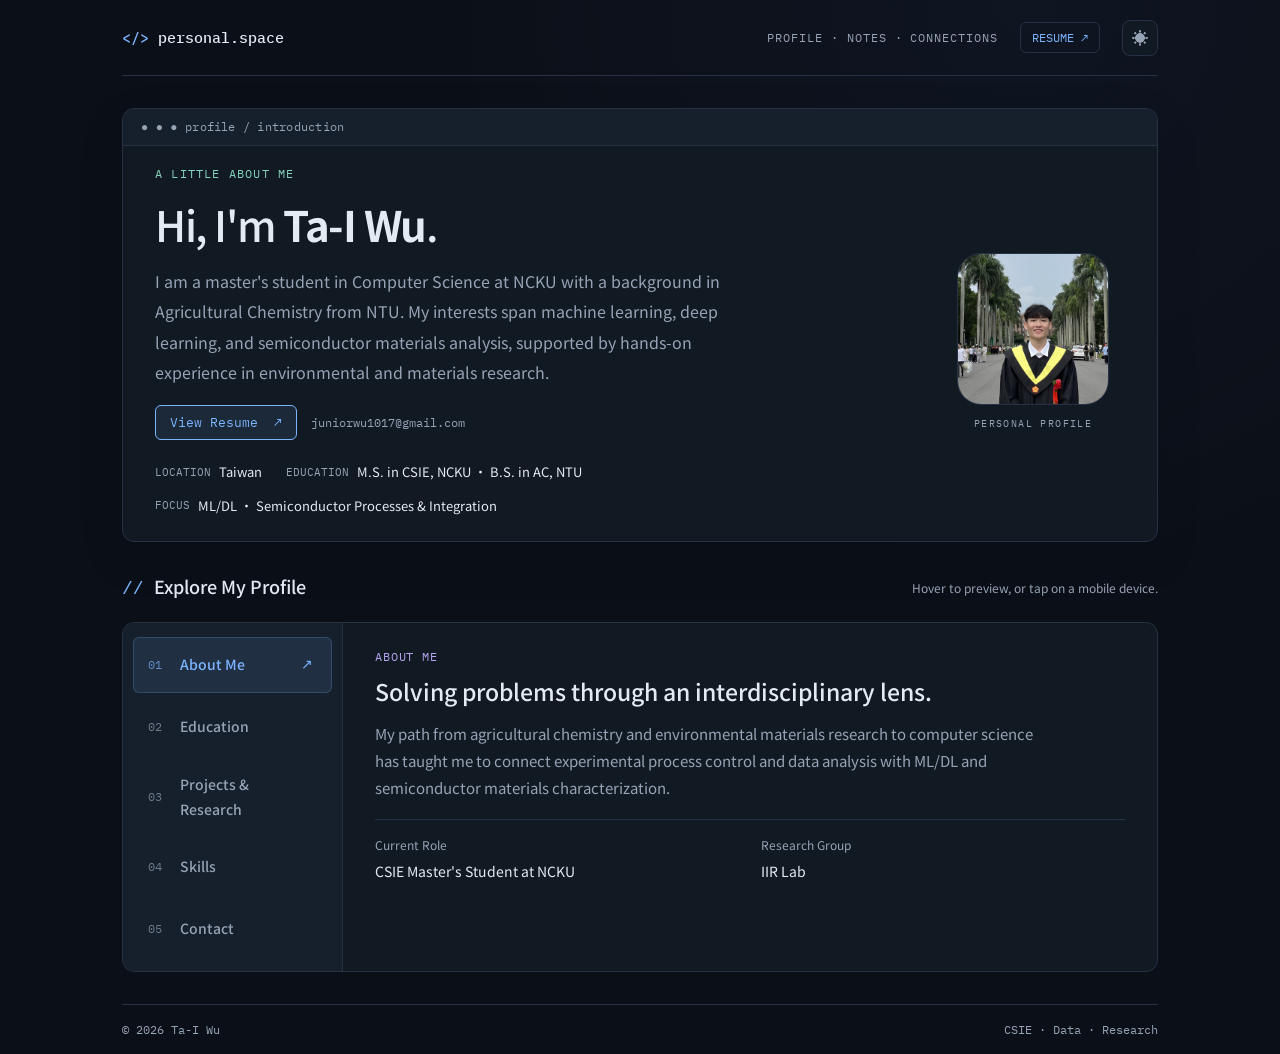
<file: index.html>
<!doctype html>
<html lang="en">
  <head>
    <meta charset="UTF-8" />
    <meta name="viewport" content="width=device-width, initial-scale=1.0" />
    <meta name="description" content="Ta-I Wu's portfolio: computer science, machine learning, deep learning, and semiconductor materials research." />
    <title>Ta-I Wu | Personal Portfolio</title>
    <link rel="icon" href="data:image/svg+xml,%3Csvg xmlns='http://www.w3.org/2000/svg' viewBox='0 0 100 100'%3E%3Ctext y='.9em' font-size='90'%3E%E2%9C%A6%3C/text%3E%3C/svg%3E" />
    <link rel="stylesheet" href="style.css" />
    <script src="script.js" defer></script>
  </head>
  <body>
    <div class="page-shell">
      <header class="site-header">
        <a class="brand" href="#top" aria-label="Back to top"><span>&lt;/&gt;</span> personal.space</a>
        <p class="header-note">PROFILE · NOTES · CONNECTIONS</p>
        <a class="header-resume" href="resume.html">RESUME ↗</a>
        <button class="theme-button" id="theme-button" type="button" aria-label="Toggle light or dark theme" aria-pressed="false">
          <span aria-hidden="true">☀</span>
        </button>
      </header>

      <main id="top">
        <section class="identity" aria-labelledby="hero-title">
          <div class="portrait">
            <img src="profile-photo.jpg" alt="Ta-I Wu wearing a graduation gown" />
            <span class="status" aria-label="Currently learning"></span>
          </div>

          <div class="identity-copy">
            <p class="eyebrow">A LITTLE ABOUT ME</p>
            <h1 id="hero-title">Hi, I'm <span>Ta-I Wu</span>.</h1>
            <p class="intro">I am a master's student in Computer Science at NCKU with a background in Agricultural Chemistry from NTU. My interests span machine learning, deep learning, and semiconductor materials analysis, supported by hands-on experience in environmental and materials research.</p>
            <div class="hero-actions">
              <a class="resume-button" href="resume.html">View Resume <span>↗</span></a>
              <a class="text-link" href="mailto:juniorwu1017@gmail.com">juniorwu1017@gmail.com</a>
            </div>
          </div>

          <div class="quick-facts" aria-label="Profile summary">
            <p><span>LOCATION</span>Taiwan</p>
            <p><span>EDUCATION</span>M.S. in CSIE, NCKU · B.S. in AC, NTU</p>
            <p><span>FOCUS</span>ML/DL · Semiconductor Processes &amp; Integration</p>
          </div>
        </section>

        <section class="explorer" aria-labelledby="explorer-title">
          <div class="explorer-heading">
            <p class="eyebrow">SELECTED NOTES / 2026</p>
            <h2 id="explorer-title">Explore My Profile</h2>
            <p>Hover to preview, or tap on a mobile device.</p>
          </div>

          <div class="explorer-body">
            <div class="preview-tabs" role="tablist" aria-label="Profile sections">
              <button class="preview-tab is-active" type="button" role="tab" aria-selected="true" aria-controls="about-panel" id="about-tab" data-preview="about">
                <span>01</span><strong>About Me</strong><i aria-hidden="true">↗</i>
              </button>
              <button class="preview-tab" type="button" role="tab" aria-selected="false" aria-controls="learning-panel" id="learning-tab" data-preview="learning" tabindex="-1">
                <span>02</span><strong>Education</strong><i aria-hidden="true">↗</i>
              </button>
              <button class="preview-tab" type="button" role="tab" aria-selected="false" aria-controls="interests-panel" id="interests-tab" data-preview="interests" tabindex="-1">
                <span>03</span><strong>Projects &amp; Research</strong><i aria-hidden="true">↗</i>
              </button>
              <button class="preview-tab" type="button" role="tab" aria-selected="false" aria-controls="skills-panel" id="skills-tab" data-preview="skills" tabindex="-1">
                <span>04</span><strong>Skills</strong><i aria-hidden="true">↗</i>
              </button>
              <button class="preview-tab" type="button" role="tab" aria-selected="false" aria-controls="contact-panel" id="contact-tab" data-preview="contact" tabindex="-1">
                <span>05</span><strong>Contact</strong><i aria-hidden="true">↗</i>
              </button>
            </div>

            <div class="preview-stage" aria-live="polite">
              <article class="preview-panel is-active" id="about-panel" role="tabpanel" aria-labelledby="about-tab" data-panel="about">
                <div class="panel-number" aria-hidden="true">01</div>
                <p class="panel-kicker">ABOUT ME</p>
                <h3>Solving problems through an interdisciplinary lens.</h3>
                <p>My path from agricultural chemistry and environmental materials research to computer science has taught me to connect experimental process control and data analysis with ML/DL and semiconductor materials characterization.</p>
                <dl class="mini-facts">
                  <div><dt>Current Role</dt><dd>CSIE Master's Student at NCKU</dd></div>
                  <div><dt>Research Group</dt><dd>IIR Lab</dd></div>
                </dl>
              </article>

              <article class="preview-panel" id="learning-panel" role="tabpanel" aria-labelledby="learning-tab" data-panel="learning" hidden>
                <div class="panel-number" aria-hidden="true">02</div>
                <p class="panel-kicker">EDUCATION</p>
                <h3>Interdisciplinary training in computer science and agricultural chemistry.</h3>
                <div class="timeline">
                  <div><time>2026 - Present</time><strong>National Cheng Kung University</strong><span>M.S. in Computer Science and Information Engineering · IIR Lab</span></div>
                  <div><time>2020 - 2025</time><strong>National Taiwan University</strong><span>B.S. in Agricultural Chemistry · EnvNano Lab</span></div>
                </div>
              </article>

              <article class="preview-panel" id="interests-panel" role="tabpanel" aria-labelledby="interests-tab" data-panel="interests" hidden>
                <div class="panel-number" aria-hidden="true">03</div>
                <p class="panel-kicker">PROJECTS &amp; RESEARCH</p>
                <h3>From predictive modeling to semiconductor materials research.</h3>
                <div class="project-list">
                  <div><strong>Car Insurance Claim Prediction</strong><span>Python · Machine Learning · Deep Learning</span></div>
                  <div><strong>Online Bookstore</strong><span>Front-end · Back-end · Database</span></div>
                  <div><strong>RB5 Photodegradation Using g-C3N4 semiconductor</strong><span>Semiconductor Materials · UV-Vis · XRD · FTIR</span></div>
                </div>
              </article>

              <article class="preview-panel" id="skills-panel" role="tabpanel" aria-labelledby="skills-tab" data-panel="skills" hidden>
                <div class="panel-number" aria-hidden="true">04</div>
                <p class="panel-kicker">SKILLS</p>
                <h3>Programming, data, and semiconductor research capabilities.</h3>
                <div class="skill-grid">
                  <div><strong>Programming &amp; Data</strong><span>C, Python, data cleaning and visualization, statistical analysis, machine learning, and deep learning fundamentals</span></div>
                  <div><strong>Web Development</strong><span>Front-end, back-end, and database integration</span></div>
                  <div><strong>Semiconductor Materials Analysis</strong><span>Materials synthesis, process control, XRD, FTIR, UV-Vis, photoluminescence, and particle characterization</span></div>
                  <div><strong>Languages</strong><span>Mandarin Chinese (native) and English (TOEIC 785)</span></div>
                </div>
              </article>

              <article class="preview-panel" id="contact-panel" role="tabpanel" aria-labelledby="contact-tab" data-panel="contact" hidden>
                <div class="panel-number" aria-hidden="true">05</div>
                <p class="panel-kicker">CONNECT</p>
                <h3>Let's connect or explore my full resume.</h3>
                <p>Feel free to reach out by email or LinkedIn. Open the PDF resume for additional details about my education, projects, and research.</p>
                <div class="social-links">
                  <a class="resume-contact" href="resume.html">Resume <span>↗</span></a>
                  <a href="mailto:juniorwu1017@gmail.com">Gmail <span>↗</span></a>
                  <a href="https://www.linkedin.com/in/keith-wu-807284256/" target="_blank" rel="noreferrer">LinkedIn <span>↗</span></a>
                  <a href="https://github.com/Keithwu1017" target="_blank" rel="noreferrer">GitHub <span>↗</span></a>
                </div>
              </article>
            </div>
          </div>
        </section>
      </main>

      <footer><p>© <span id="current-year">2026</span> Ta-I Wu</p><p>CSIE · Data · Research</p></footer>
    </div>
  </body>
</html>
</file>
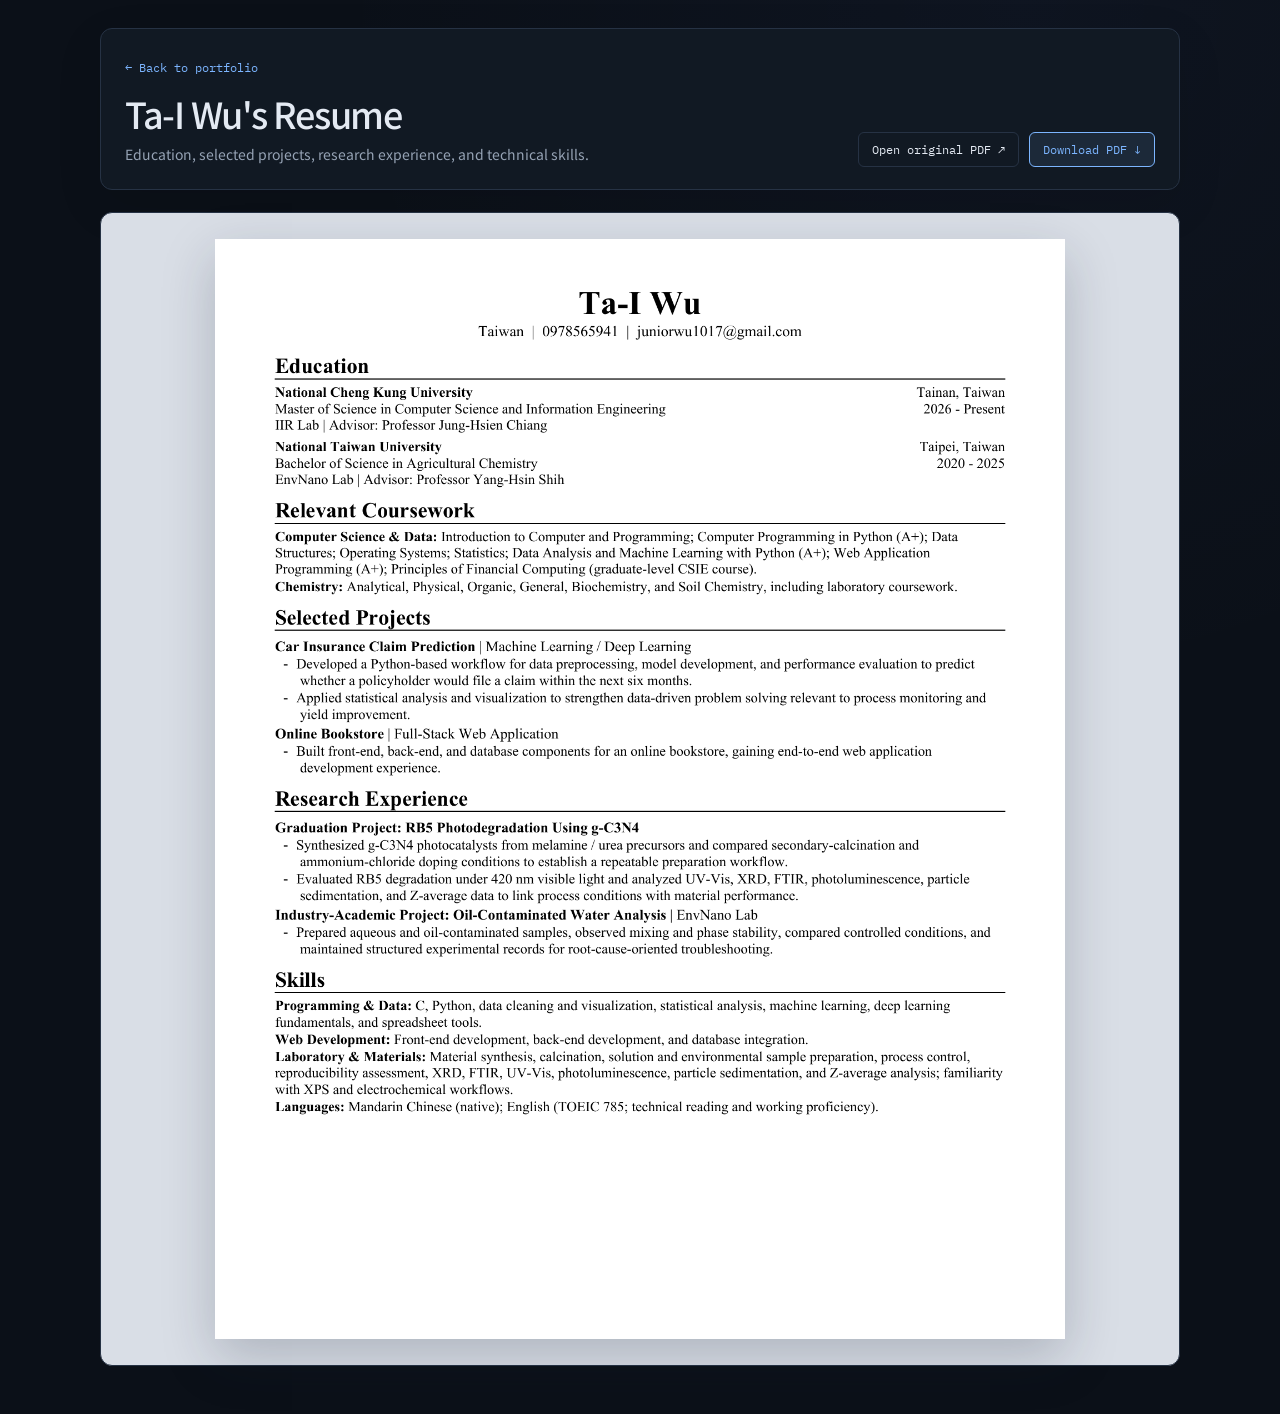
<file: resume.html>
<!doctype html>
<html lang="en">
  <head>
    <meta charset="UTF-8" />
    <meta name="viewport" content="width=device-width, initial-scale=1.0" />
    <meta name="description" content="Ta-I Wu's resume, including education, projects, research experience, and technical skills." />
    <title>Resume | Ta-I Wu</title>
    <link rel="icon" href="data:image/svg+xml,%3Csvg xmlns='http://www.w3.org/2000/svg' viewBox='0 0 100 100'%3E%3Ctext y='.9em' font-size='90'%3E%E2%9C%A6%3C/text%3E%3C/svg%3E" />
    <link rel="stylesheet" href="style.css" />
  </head>
  <body class="resume-page">
    <main class="resume-shell">
      <header class="resume-toolbar">
        <div>
          <a class="resume-back" href="index.html">← Back to portfolio</a>
          <h1>Ta-I Wu's Resume</h1>
          <p>Education, selected projects, research experience, and technical skills.</p>
        </div>
        <div class="resume-actions" aria-label="Resume actions">
          <a href="Ta-I_Wu_Resume.pdf" target="_blank" rel="noreferrer">Open original PDF ↗</a>
          <a class="primary" href="Ta-I_Wu_Resume.pdf" download>Download PDF ↓</a>
        </div>
      </header>

      <section class="resume-document" aria-label="Resume preview">
        <img src="resume-preview.png" alt="Ta-I Wu's one-page resume" />
      </section>
    </main>
  </body>
</html>
</file>
<file: style.css>
@import url("https://fonts.googleapis.com/css2?family=IBM+Plex+Mono:wght@400;500;600&family=Noto+Sans+TC:wght@400;500;700&display=swap");

:root { color-scheme:dark; --bg:#0b1018; --surface:#111923; --raised:#161f2c; --text:#e4eaf3; --muted:#96a3b5; --line:#263244; --accent:#7cb5ff; --mint:#84d4bb; --code:#b6a3ed; }
html[data-theme="light"] { color-scheme:light; --bg:#f1f4f8; --surface:#fff; --raised:#e9eff6; --text:#202f43; --muted:#55657a; --line:#d2dce8; --accent:#245da8; --mint:#247762; --code:#7350a2; }
* { box-sizing:border-box; }
body { margin:0; background:radial-gradient(circle at 80% 0%,#6b8eff0a,transparent 40%),var(--bg); color:var(--text); font:16px/1.8 "Noto Sans TC",sans-serif; }
button,a { -webkit-tap-highlight-color:transparent; } button { font:inherit; } a { color:inherit; }
a:focus-visible,button:focus-visible,[role="tabpanel"]:focus-visible { outline:2px solid var(--accent); outline-offset:5px; }
.page-shell { max-width:1100px; margin:auto; padding:0 32px; min-height:100svh; display:flex; flex-direction:column; }
.site-header { height:76px; display:flex; align-items:center; gap:22px; border-bottom:1px solid var(--line); }
.brand { text-decoration:none; font:500 15px "IBM Plex Mono",monospace; }
.brand span { color:var(--accent); }
.header-note { margin:0 0 0 auto; color:var(--muted); font:12px "IBM Plex Mono",monospace; letter-spacing:.08em; }
.header-resume { padding:7px 11px; border:1px solid var(--line); border-radius:6px; color:var(--accent); font:12px "IBM Plex Mono",monospace; text-decoration:none; }
.header-resume:hover { border-color:var(--accent); background:color-mix(in srgb,var(--accent) 8%,transparent); }
.theme-button { width:36px; height:36px; border:1px solid var(--line); border-radius:8px; color:var(--muted); background:var(--surface); cursor:pointer; }
main { flex:1; padding:32px 0; }
.identity { position:relative; display:grid; grid-template-columns:minmax(0,1fr) 168px; column-gap:44px; padding:56px 32px 24px; border:1px solid var(--line); border-radius:12px; background:var(--surface); box-shadow:0 16px 48px #00000018; overflow:hidden; }
.identity::before { content:"●  ●  ●     profile / introduction"; position:absolute; inset:0 0 auto; padding:8px 18px; border-bottom:1px solid var(--line); color:var(--muted); background:var(--raised); font:12px/1.7 "IBM Plex Mono",monospace; letter-spacing:.02em; }
.identity-copy { grid-column:1; grid-row:1; min-width:0; }
.eyebrow { margin:0 0 12px; font:12px/1.5 "IBM Plex Mono",monospace; color:var(--mint); letter-spacing:.1em; }
h1,h2,h3,p { margin-top:0; }
h1 { margin-bottom:12px; font-size:clamp(30px,3.4vw,42px); font-weight:500; line-height:1.4; letter-spacing:-.035em; }
h1 span { color:var(--text); font-weight:700; }
.intro { max-width:590px; margin-bottom:0; color:var(--muted); line-height:1.9; }
.hero-actions { display:flex; flex-wrap:wrap; align-items:center; gap:14px; margin-top:18px; }
.resume-button { display:inline-flex; align-items:center; gap:16px; padding:8px 14px; border:1px solid var(--accent); border-radius:6px; background:color-mix(in srgb,var(--accent) 10%,transparent); color:var(--accent); font:13px "IBM Plex Mono",monospace; text-decoration:none; }
.resume-button:hover { background:color-mix(in srgb,var(--accent) 18%,transparent); }
.text-link { color:var(--muted); font:12px "IBM Plex Mono",monospace; text-decoration:none; overflow-wrap:anywhere; }
.text-link:hover { color:var(--text); }
.portrait { grid-column:2; grid-row:1 / 3; align-self:center; position:relative; width:152px; }
.portrait img { display:block; width:100%; aspect-ratio:1; object-fit:cover; border:1px solid var(--line); border-radius:24px; }
.portrait::after { content:"PERSONAL PROFILE"; display:block; text-align:center; margin-top:12px; color:var(--muted); font:10px "IBM Plex Mono",monospace; letter-spacing:.14em; }
.status { display:none; }
.quick-facts { display:flex; flex-wrap:wrap; gap:10px 24px; grid-column:1; margin-top:20px; }
.quick-facts p { display:flex; align-items:center; gap:8px; margin:0; color:var(--text); font-size:13px; }
.quick-facts span { font:11px "IBM Plex Mono",monospace; color:var(--muted); }
.explorer { margin-top:28px; }
.explorer-heading { display:flex; flex-wrap:wrap; align-items:center; gap:14px; margin-bottom:16px; }
.explorer-heading .eyebrow { display:none; }
.explorer-heading h2 { margin:0; font-size:18px; font-weight:500; }
.explorer-heading h2::before { content:"// "; color:var(--accent); font-family:monospace; }
.explorer-heading>p:last-child { margin:0 0 0 auto; font-size:12px; color:var(--muted); }
.explorer-body { display:grid; grid-template-columns:220px minmax(0,1fr); border:1px solid var(--line); border-radius:12px; overflow:hidden; background:var(--surface); }
.preview-tabs { padding:14px 10px; background:var(--raised); border-right:1px solid var(--line); display:flex; flex-direction:column; gap:6px; }
.preview-tab { position:relative; display:grid; grid-template-columns:24px 1fr 16px; align-items:center; gap:8px; min-height:56px; padding:10px 14px; border:1px solid transparent; border-radius:6px; background:transparent; color:var(--muted); cursor:pointer; text-align:left; transition:background .15s,color .15s; }
.preview-tab span { font:12px "IBM Plex Mono",monospace; opacity:.7; }
.preview-tab strong { font-size:14px; font-weight:500; }
.preview-tab i { font:14px monospace; opacity:0; }
.preview-tab:hover,.preview-tab.is-active { background:color-mix(in srgb,var(--accent) 11%,transparent); color:var(--accent); border-color:color-mix(in srgb,var(--accent) 20%,transparent); }
.preview-tab.is-active i { opacity:1; }
.preview-stage { display:grid; min-width:0; }
.preview-panel { grid-area:1 / 1; padding:26px 32px; min-width:0; min-height:290px; animation:reveal .2s ease; }
.preview-panel[hidden] { display:none; }
.panel-number { display:none; }
.panel-kicker { margin-bottom:10px; color:var(--code); font:12px "IBM Plex Mono",monospace; letter-spacing:.07em; }
.preview-panel h3 { margin-bottom:12px; font-size:23px; font-weight:500; line-height:1.5; }
.preview-panel>p:not(.panel-kicker) { margin-bottom:18px; max-width:660px; color:var(--muted); font-size:15px; }
.mini-facts { display:grid; grid-template-columns:1fr 1fr; gap:22px; margin:0; border-top:1px solid var(--line); padding-top:14px; }
.mini-facts dt { color:var(--muted); font-size:12px; } .mini-facts dd { margin:3px 0 0; font-size:14px; }
.skill-list { display:grid; grid-template-columns:repeat(3,minmax(0,1fr)); gap:10px; }
.skill-list span { display:flex; flex-direction:column; padding:10px 14px; background:var(--raised); border:1px solid var(--line); border-radius:6px; font:14px/1.8 "IBM Plex Mono",monospace; color:var(--accent); }
.skill-list b { font:400 12px/1.8 "Noto Sans TC",sans-serif; color:var(--muted); }
.timeline { display:grid; gap:12px; }
.timeline div { display:grid; grid-template-columns:120px 1fr; gap:0 14px; padding-bottom:10px; border-bottom:1px solid var(--line); }
.timeline div:last-child { border-bottom:0; }
.timeline time { grid-row:1 / 3; color:var(--mint); font:12px/1.8 "IBM Plex Mono",monospace; }
.timeline strong { font-size:14px; }
.timeline span { color:var(--muted); font-size:13px; }
.project-list { display:grid; gap:8px; }
.project-list div { display:flex; align-items:center; justify-content:space-between; gap:16px; padding:10px 13px; border:1px solid var(--line); border-radius:6px; background:var(--raised); }
.project-list strong { font-size:14px; }
.project-list span { color:var(--muted); font:11px/1.5 "IBM Plex Mono",monospace; text-align:right; }
.skill-grid { display:grid; grid-template-columns:1fr 1fr; gap:10px; }
.skill-grid div { padding:10px 13px; border:1px solid var(--line); border-radius:6px; background:var(--raised); }
.skill-grid strong { display:block; margin-bottom:3px; color:var(--accent); font:12px/1.5 "IBM Plex Mono",monospace; }
.skill-grid span { color:var(--muted); font-size:12px; line-height:1.5; }
.interest-list { display:flex; flex-wrap:wrap; list-style:none; padding:0; margin:0; gap:10px; }
.interest-list li { font-size:14px; border:1px solid var(--line); border-radius:6px; padding:7px 12px; } .interest-list span { margin-right:8px; color:var(--mint); }
.social-links { display:flex; flex-wrap:wrap; gap:10px; }
.social-links a { display:flex; gap:16px; padding:8px 14px; font:14px/1.8 "IBM Plex Mono",monospace; border:1px solid var(--line); border-radius:6px; text-decoration:none; }
.social-links a:hover { color:var(--accent); border-color:var(--accent); } .social-links span { color:var(--accent); }
.social-links .resume-contact { border-color:var(--accent); color:var(--accent); }
footer { display:flex; justify-content:space-between; gap:16px; padding:16px 0; border-top:1px solid var(--line); color:var(--muted); font:12px/1.5 "IBM Plex Mono",monospace; } footer p { margin:0; }
@keyframes reveal { from { opacity:.2; transform:translateY(4px); } to { opacity:1; transform:none; } }
@media(max-width:700px) {
 .page-shell { padding:0 20px; } .site-header { height:64px; } .header-note { display:none; } .header-resume { margin-left:auto; } .theme-button { margin-left:0; } main { padding:22px 0; }
 .identity { grid-template-columns:minmax(0,1fr) 72px; gap:12px; padding:52px 16px 18px; }
 .portrait { width:72px; grid-row:1; align-self:start; } .portrait img { border-radius:14px; } .portrait::after { display:none; }
 h1 { font-size:26px; } .intro { font-size:14px; } .hero-actions { align-items:flex-start; flex-direction:column; gap:9px; } .quick-facts { grid-column:1/-1; margin-top:4px; gap:8px 16px; }
 .explorer-heading { gap:6px; } .explorer-heading>p:last-child { width:100%; margin:0; }
 .explorer-body { grid-template-columns:1fr; } .preview-tabs { display:grid; grid-template-columns:1fr 1fr; border-right:0; border-bottom:1px solid var(--line); padding:10px; }
 .preview-tab { min-height:46px; padding:8px; } .preview-panel { padding:24px 22px; min-height:320px; } .preview-panel h3 { font-size:21px; }
 .mini-facts { gap:14px; } .skill-list { grid-template-columns:1fr; } .skill-list span { flex-direction:row; justify-content:space-between; }
 .timeline div { grid-template-columns:1fr; } .timeline time { grid-row:auto; }
 .project-list div { align-items:flex-start; flex-direction:column; gap:3px; } .project-list span { text-align:left; }
 .skill-grid { grid-template-columns:1fr; }
 footer { flex-wrap:wrap; font-size:11px; }
}
@media(prefers-reduced-motion:reduce) { *,*::before,*::after { animation:none!important; transition:none!important; } }

.resume-page { min-height:100svh; }
.resume-shell { width:min(1080px,calc(100% - 40px)); margin:0 auto; padding:28px 0 48px; }
.resume-toolbar { display:flex; align-items:flex-end; justify-content:space-between; gap:28px; margin-bottom:22px; padding:22px 24px; border:1px solid var(--line); border-radius:12px; background:var(--surface); box-shadow:0 16px 48px #00000018; }
.resume-toolbar h1 { margin:8px 0 4px; font-size:clamp(25px,4vw,36px); }
.resume-toolbar p { margin:0; color:var(--muted); font-size:14px; }
.resume-back { color:var(--accent); font:12px "IBM Plex Mono",monospace; text-decoration:none; }
.resume-actions { display:flex; flex-wrap:wrap; justify-content:flex-end; gap:10px; flex:0 0 auto; }
.resume-actions a { padding:9px 13px; border:1px solid var(--line); border-radius:6px; color:var(--text); font:12px "IBM Plex Mono",monospace; text-decoration:none; }
.resume-actions a:hover { color:var(--accent); border-color:var(--accent); }
.resume-actions .primary { color:var(--accent); border-color:var(--accent); background:color-mix(in srgb,var(--accent) 10%,transparent); }
.resume-document { padding:26px; border:1px solid var(--line); border-radius:12px; background:#d9dee6; }
.resume-document img { display:block; width:min(100%,850px); height:auto; margin:0 auto; box-shadow:0 18px 50px #17213238; }
@media(max-width:700px) {
 .resume-shell { width:min(100% - 24px,1080px); padding:12px 0 28px; }
 .resume-toolbar { align-items:flex-start; flex-direction:column; gap:18px; padding:18px; }
 .resume-actions { justify-content:flex-start; }
 .resume-document { padding:8px; border-radius:8px; }
}
</file>
